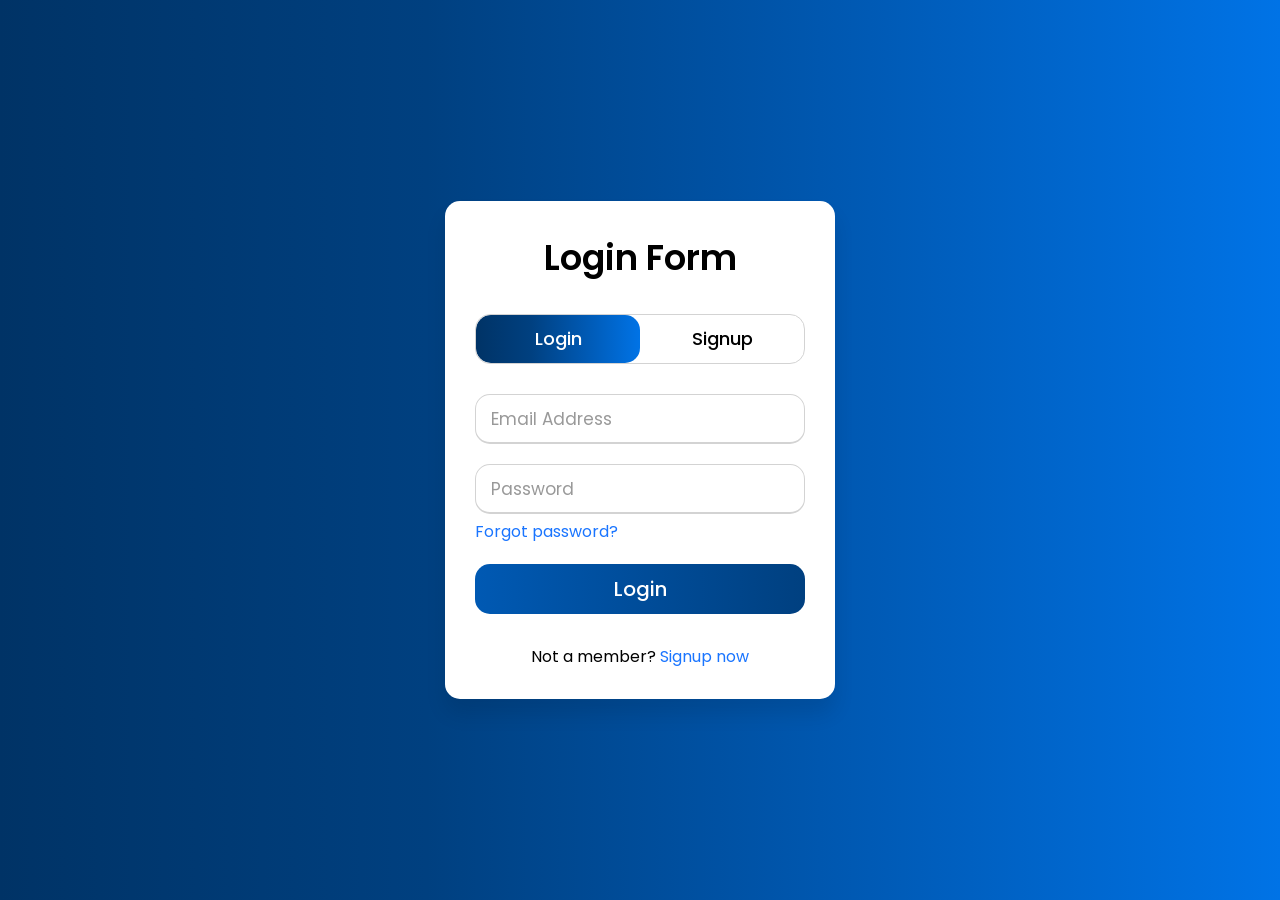
<file: SignUp_1/form_template.html>
<html>
    <head>
        <link rel="stylesheet" href="form_template.css">
    </head>
  <div class="wrapper">
      <div class="title-text">
        <div class="title login">Login Form</div>
        <div class="title signup">Signup Form</div>
      </div>
      <div class="form-container">
        <div class="slide-controls">
          <input type="radio" name="slide" id="login" checked>
          <input type="radio" name="slide" id="signup">
          <label for="login" class="slide login">Login</label>
          <label for="signup" class="slide signup">Signup</label>
          <div class="slider-tab"></div>
        </div>
        <div class="form-inner">
          <form action="#" class="login">
            <div class="field">
              <input type="text" placeholder="Email Address" required>
            </div>
            <div class="field">
              <input type="password" placeholder="Password" required>
            </div>
            <div class="pass-link"><a href="#">Forgot password?</a></div>
            <div class="field btn">
              <div class="btn-layer"></div>
              <input type="submit" value="Login">
            </div>
            <div class="signup-link">Not a member? <a href="">Signup now</a></div>
          </form>
          <form action="#" class="signup">
            <div class="field">
              <input type="text" placeholder="Email Address" required>
            </div>
            <div class="field">
              <input type="password" placeholder="Password" required>
            </div>
            <div class="field">
              <input type="password" placeholder="Confirm password" required>
            </div>
            <div class="field btn">
              <div class="btn-layer"></div>
              <input type="submit" value="Signup">
            </div>
            <script src="form_template.js"></script>
          </form>
        </div>
      </div>
    </div>
</html>
</file>
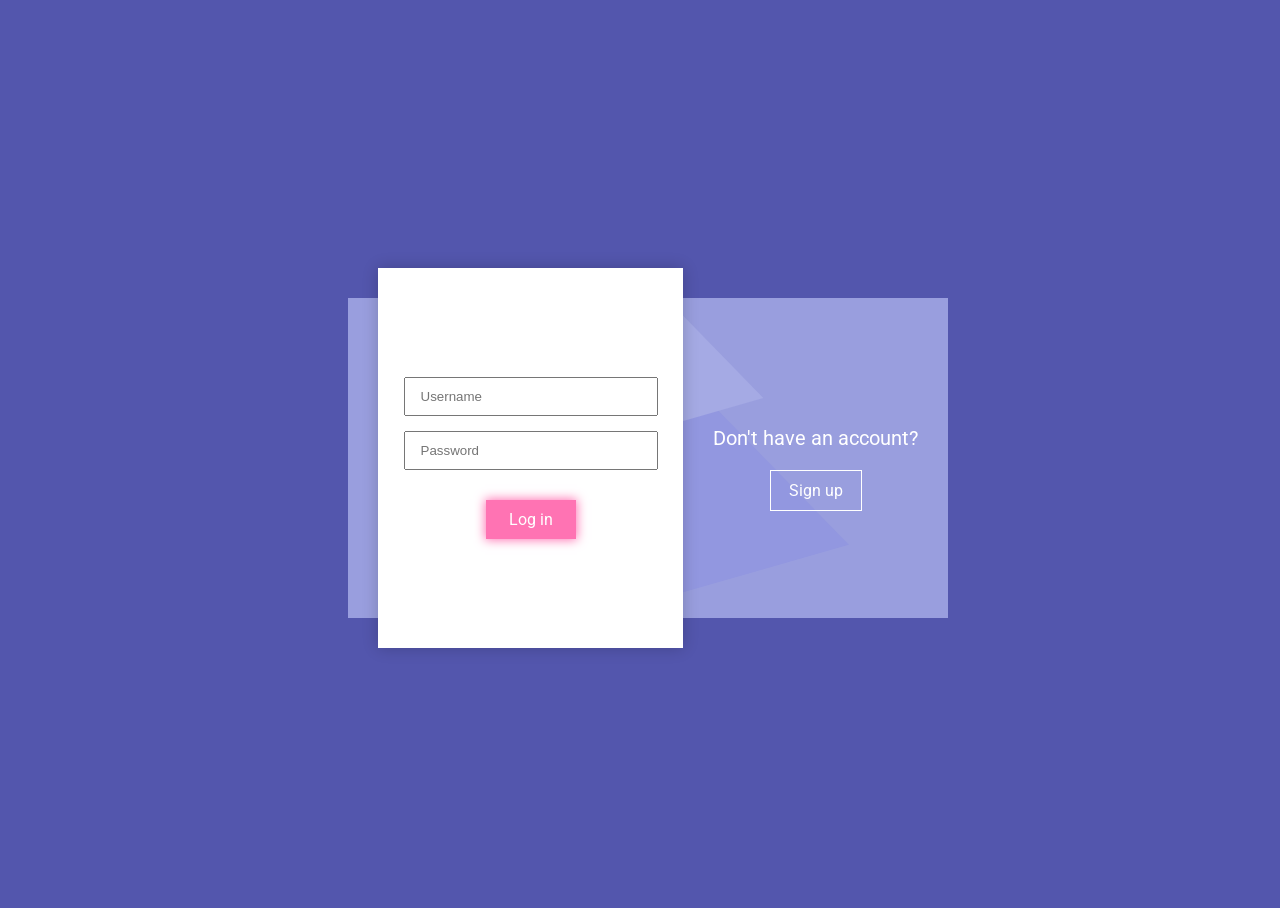
<file: SignUp_2/form_template.html>
<!DOCTYPE html>
<html lang="en">
<head>
  <meta charset="UTF-8">
  <meta name="viewport" content="width=device-width, initial-scale=1.0">
  <title>Form Template</title>
  <link rel="stylesheet" href="form_template.css">
</head>
<body>
  <div class="container">
    <div class="box"></div>

    <div class="container-forms">
      <div class="container-info">
        <!-- Left info -->
        <div class="info-item">
          <div class="table">
            <div class="table-cell">
              <p>Have an account?</p>
              <div class="btn">Log in</div>
            </div>
          </div>
        </div>

        <!-- Right info -->
        <div class="info-item">
          <div class="table">
            <div class="table-cell">
              <p>Don't have an account?</p>
              <div class="btn">Sign up</div>
            </div>
          </div>
        </div>
      </div>

      <!-- Form area -->
      <div class="container-form">
        <!-- Login form -->
        <div class="form-item log-in">
          <div class="table">
            <div class="table-cell">
              <input type="text" name="Username" placeholder="Username">
              <input type="password" name="Password" placeholder="Password">
              <div class="btn">Log in</div>
            </div>
          </div>
        </div>

        <!-- Signup form -->
        <div class="form-item sign-up">
          <div class="table">
            <div class="table-cell">
              <input type="text" name="email" placeholder="Email">
              <input type="text" name="fullName" placeholder="Full Name">
              <input type="text" name="Username" placeholder="Username">
              <input type="password" name="Password" placeholder="Password">
              <div class="btn">Sign up</div>
            </div>
          </div>
        </div>
      </div>
    </div>
  </div>

  <!-- Rabbit link -->
  <a class="box-item" href="https://codepen.io/Anna_Batura/" target="_blank">
    <svg class="rabbit" viewBox="0 0 600 600" version="1.2">
      <path id="rabbit" d="m 335.94313,30.576451 ..."></path>
    </svg>
  </a>

  <script src="form_template.js"></script>
</body>
</html>
</file>
<file: SignUp_1/form_template.css>
@import url('https://fonts.googleapis.com/css?family=Poppins:400,500,600,700&display=swap');
*{
  margin: 0;
  padding: 0;
  box-sizing: border-box;
  font-family: 'Poppins', sans-serif;
}
html,body{
  display: grid;
  height: 100%;
  width: 100%;
  place-items: center;
  background: -webkit-linear-gradient(left, #003366,#004080,#0059b3
, #0073e6);
}
::selection{
  background: #1a75ff;
  color: #fff;
}
.wrapper{
  overflow: hidden;
  max-width: 390px;
  background: #fff;
  padding: 30px;
  border-radius: 15px;
  box-shadow: 0px 15px 20px rgba(0,0,0,0.1);
}
.wrapper .title-text{
  display: flex;
  width: 200%;
}
.wrapper .title{
  width: 50%;
  font-size: 35px;
  font-weight: 600;
  text-align: center;
  transition: all 0.6s cubic-bezier(0.68,-0.55,0.265,1.55);
}
.wrapper .slide-controls{
  position: relative;
  display: flex;
  height: 50px;
  width: 100%;
  overflow: hidden;
  margin: 30px 0 10px 0;
  justify-content: space-between;
  border: 1px solid lightgrey;
  border-radius: 15px;
}
.slide-controls .slide{
  height: 100%;
  width: 100%;
  color: #fff;
  font-size: 18px;
  font-weight: 500;
  text-align: center;
  line-height: 48px;
  cursor: pointer;
  z-index: 1;
  transition: all 0.6s ease;
}
.slide-controls label.signup{
  color: #000;
}
.slide-controls .slider-tab{
  position: absolute;
  height: 100%;
  width: 50%;
  left: 0;
  z-index: 0;
  border-radius: 15px;
  background: -webkit-linear-gradient(left,#003366,#004080,#0059b3
, #0073e6);
  transition: all 0.6s cubic-bezier(0.68,-0.55,0.265,1.55);
}
input[type="radio"]{
  display: none;
}
#signup:checked ~ .slider-tab{
  left: 50%;
}
#signup:checked ~ label.signup{
  color: #fff;
  cursor: default;
  user-select: none;
}
#signup:checked ~ label.login{
  color: #000;
}
#login:checked ~ label.signup{
  color: #000;
}
#login:checked ~ label.login{
  cursor: default;
  user-select: none;
}
.wrapper .form-container{
  width: 100%;
  overflow: hidden;
}
.form-container .form-inner{
  display: flex;
  width: 200%;
}
.form-container .form-inner form{
  width: 50%;
  transition: all 0.6s cubic-bezier(0.68,-0.55,0.265,1.55);
}
.form-inner form .field{
  height: 50px;
  width: 100%;
  margin-top: 20px;
}
.form-inner form .field input{
  height: 100%;
  width: 100%;
  outline: none;
  padding-left: 15px;
  border-radius: 15px;
  border: 1px solid lightgrey;
  border-bottom-width: 2px;
  font-size: 17px;
  transition: all 0.3s ease;
}
.form-inner form .field input:focus{
  border-color: #1a75ff;
  /* box-shadow: inset 0 0 3px #fb6aae; */
}
.form-inner form .field input::placeholder{
  color: #999;
  transition: all 0.3s ease;
}
form .field input:focus::placeholder{
  color: #1a75ff;
}
.form-inner form .pass-link{
  margin-top: 5px;
}
.form-inner form .signup-link{
  text-align: center;
  margin-top: 30px;
}
.form-inner form .pass-link a,
.form-inner form .signup-link a{
  color: #1a75ff;
  text-decoration: none;
}
.form-inner form .pass-link a:hover,
.form-inner form .signup-link a:hover{
  text-decoration: underline;
}
form .btn{
  height: 50px;
  width: 100%;
  border-radius: 15px;
  position: relative;
  overflow: hidden;
}
form .btn .btn-layer{
  height: 100%;
  width: 300%;
  position: absolute;
  left: -100%;
  background: -webkit-linear-gradient(right,#003366,#004080,#0059b3
, #0073e6);
  border-radius: 15px;
  transition: all 0.4s ease;;
}
form .btn:hover .btn-layer{
  left: 0;
}
form .btn input[type="submit"]{
  height: 100%;
  width: 100%;
  z-index: 1;
  position: relative;
  background: none;
  border: none;
  color: #fff;
  padding-left: 0;
  border-radius: 15px;
  font-size: 20px;
  font-weight: 500;
  cursor: pointer;
}
</file>
<file: SignUp_2/form_template.css>
@import url("https://fonts.googleapis.com/css?family=Oswald|Roboto");

body {
  position: absolute;
  left: 0;
  top: 0;
  width: 100%;
  height: 100%;
  font-family: 'Roboto', sans-serif;
  background-color: #5356ad;
  overflow: hidden;
}

.table {
  display: table;
  width: 100%;
  height: 100%;
}

.table-cell {
  display: table-cell;
  vertical-align: middle;
  transition: all 0.5s;
}

.container {
  position: relative;
  width: 600px;
  margin: 30px auto 0;
  height: 320px;
  background-color: #999ede;
  top: 50%;
  margin-top: -160px;
  transition: all 0.5s;
}

.container .box {
  position: absolute;
  left: 0;
  top: 0;
  width: 100%;
  height: 100%;
  overflow: hidden;
}

.container .box:before,
.container .box:after {
  content: " ";
  position: absolute;
  left: 152px;
  top: 50px;
  background-color: #9297e0;
  transform: rotateX(52deg) rotateY(15deg) rotateZ(-38deg);
  width: 300px;
  height: 285px;
  transition: all 0.5s;
}

.container .box:after {
  background-color: #a5aae4;
  top: -10px;
  left: 80px;
  width: 320px;
  height: 180px;
}

.container .container-forms {
  position: relative;
}

.container .btn {
  cursor: pointer;
  text-align: center;
  margin: 0 auto;
  width: 60px;
  color: #fff;
  background-color: #ff73b3;
  opacity: 1;
  transition: all 0.5s;
  padding: 10px 15px;
}

.container .btn:hover {
  opacity: 0.7;
}

.container input {
  padding: 10px 15px;
  margin: 0 auto 15px;
  display: block;
  width: 220px; /* (600/2 - 80) */
  transition: all 0.3s;
}

.container .container-forms .container-info {
  text-align: left;
  font-size: 0;
}

.container .container-forms .container-info .info-item {
  text-align: center;
  font-size: 16px;
  width: 300px; /* (600/2) */
  height: 320px;
  display: inline-block;
  vertical-align: top;
  color: #fff;
  opacity: 1;
  transition: all 0.3s;
}

.container .container-forms .container-info .info-item p {
  font-size: 20px;
  margin: 20px;
}

.container .container-forms .container-info .info-item .btn {
  background-color: transparent;
  border: 1px solid #fff;
}

.container .container-forms .container-info .info-item .table-cell {
  padding-right: 35px;
}

.container .container-forms .container-info .info-item:nth-child(2) .table-cell {
  padding-left: 35px;
  padding-right: 0;
}

.container .container-form {
  overflow: hidden;
  position: absolute;
  left: 30px;
  top: -30px;
  width: 305px;
  height: 380px; /* 320 + 60 */
  background-color: #fff;
  box-shadow: 0 0 15px 0 rgba(0, 0, 0, 0.2);
  transition: all 0.5s;
}

.container .container-form:before {
  content: "✔";
  position: absolute;
  left: 160px;
  top: -50px;
  color: #5356ad;
  font-size: 130px;
  opacity: 0;
  transition: all 0.5s;
}

.container .container-form .btn {
  position: relative;
  box-shadow: 0 0 10px 1px #ff73b3;
  margin-top: 30px;
}

.container .form-item {
  position: absolute;
  left: 0;
  top: 0;
  width: 100%;
  height: 100%;
  opacity: 1;
  transition: all 0.5s;
}

.container .form-item.sign-up {
  left: -100%;
  opacity: 0;
}

.container.log-in .box:before {
  position: absolute;
  left: 180px;
  top: 62px;
  height: 265px;
}

.container.log-in .box:after {
  top: 22px;
  left: 192px;
  width: 324px;
  height: 220px;
}

.container.log-in .container-form {
  left: 265px;
}

.container.log-in .container-form .form-item.sign-up {
  left: 0;
  opacity: 1;
}

.container.log-in .container-form .form-item.log-in {
  left: -100%;
  opacity: 0;
}

.container.active {
  width: 260px;
  height: 140px;
  margin-top: -70px;
}

.container.active .container-form {
  left: 30px;
  width: 200px;
  height: 200px;
}

.container.active .container-form:before {
  content: "✔";
  position: absolute;
  left: 51px;
  top: 5px;
  color: #5356ad;
  font-size: 130px;
  opacity: 1;
}

.container.active input,
.container.active .btn,
.container.active .info-item {
  display: none;
  opacity: 0;
  padding: 0px;
  margin: 0 auto;
  height: 0;
}

.container.active .form-item {
  height: 100%;
}

.container.active .container-forms .container-info .info-item {
  height: 0%;
  opacity: 0;
}

.rabbit {
  width: 50px;
  height: 50px;
  position: absolute;
  bottom: 20px;
  right: 20px;
  z-index: 3;
  fill: #fff;
}
</file>
